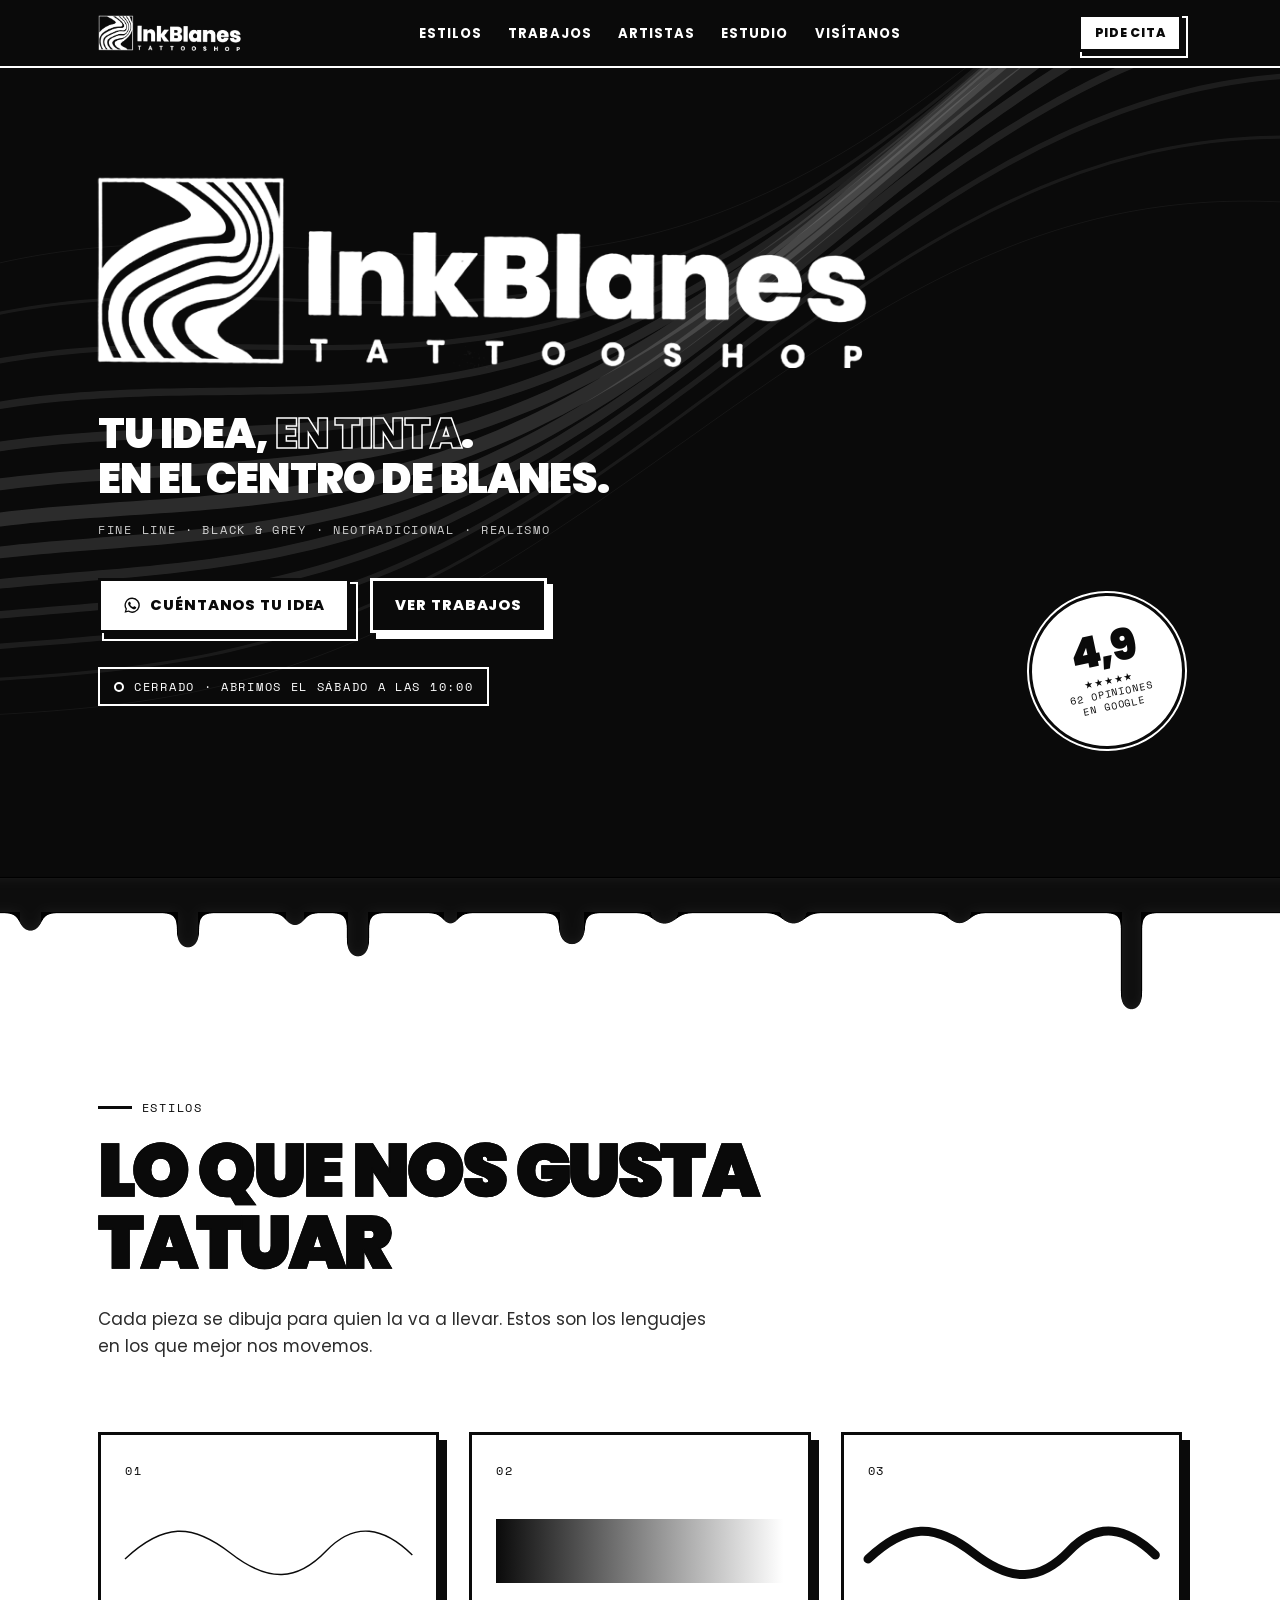
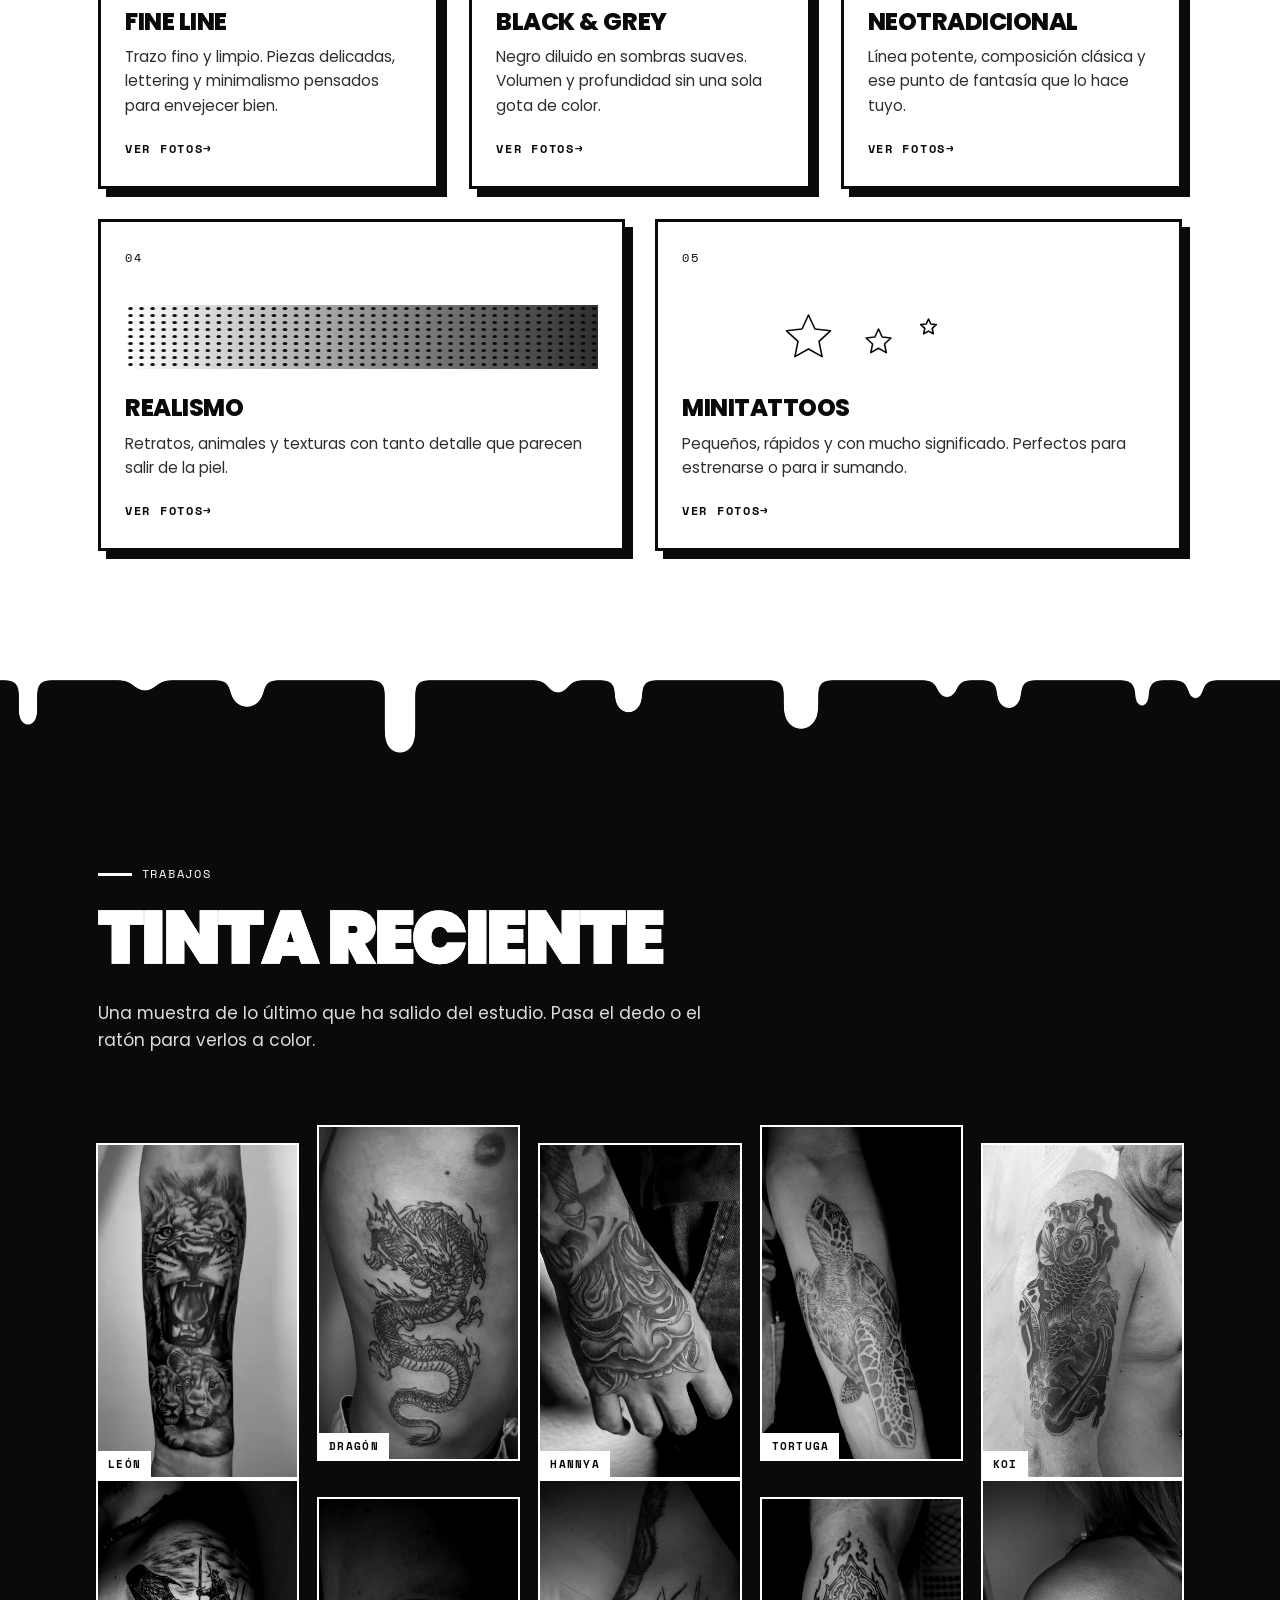
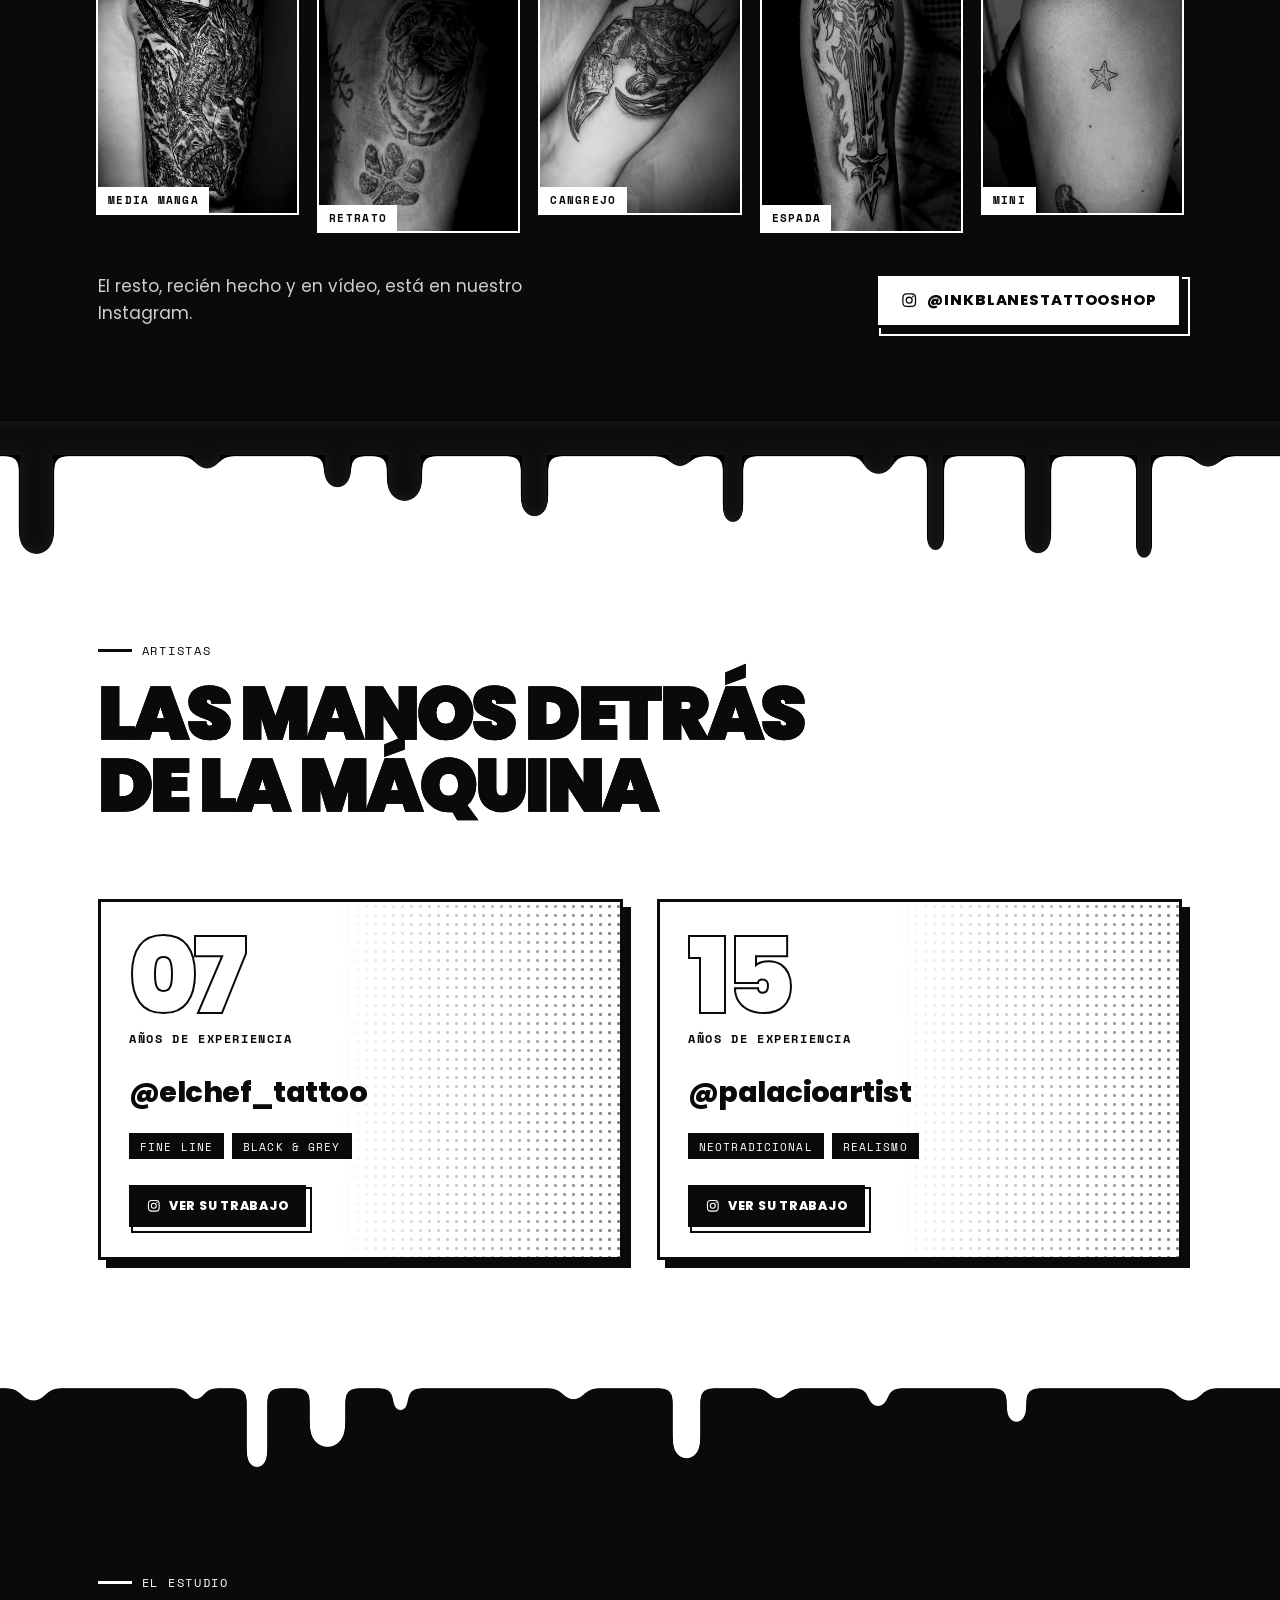
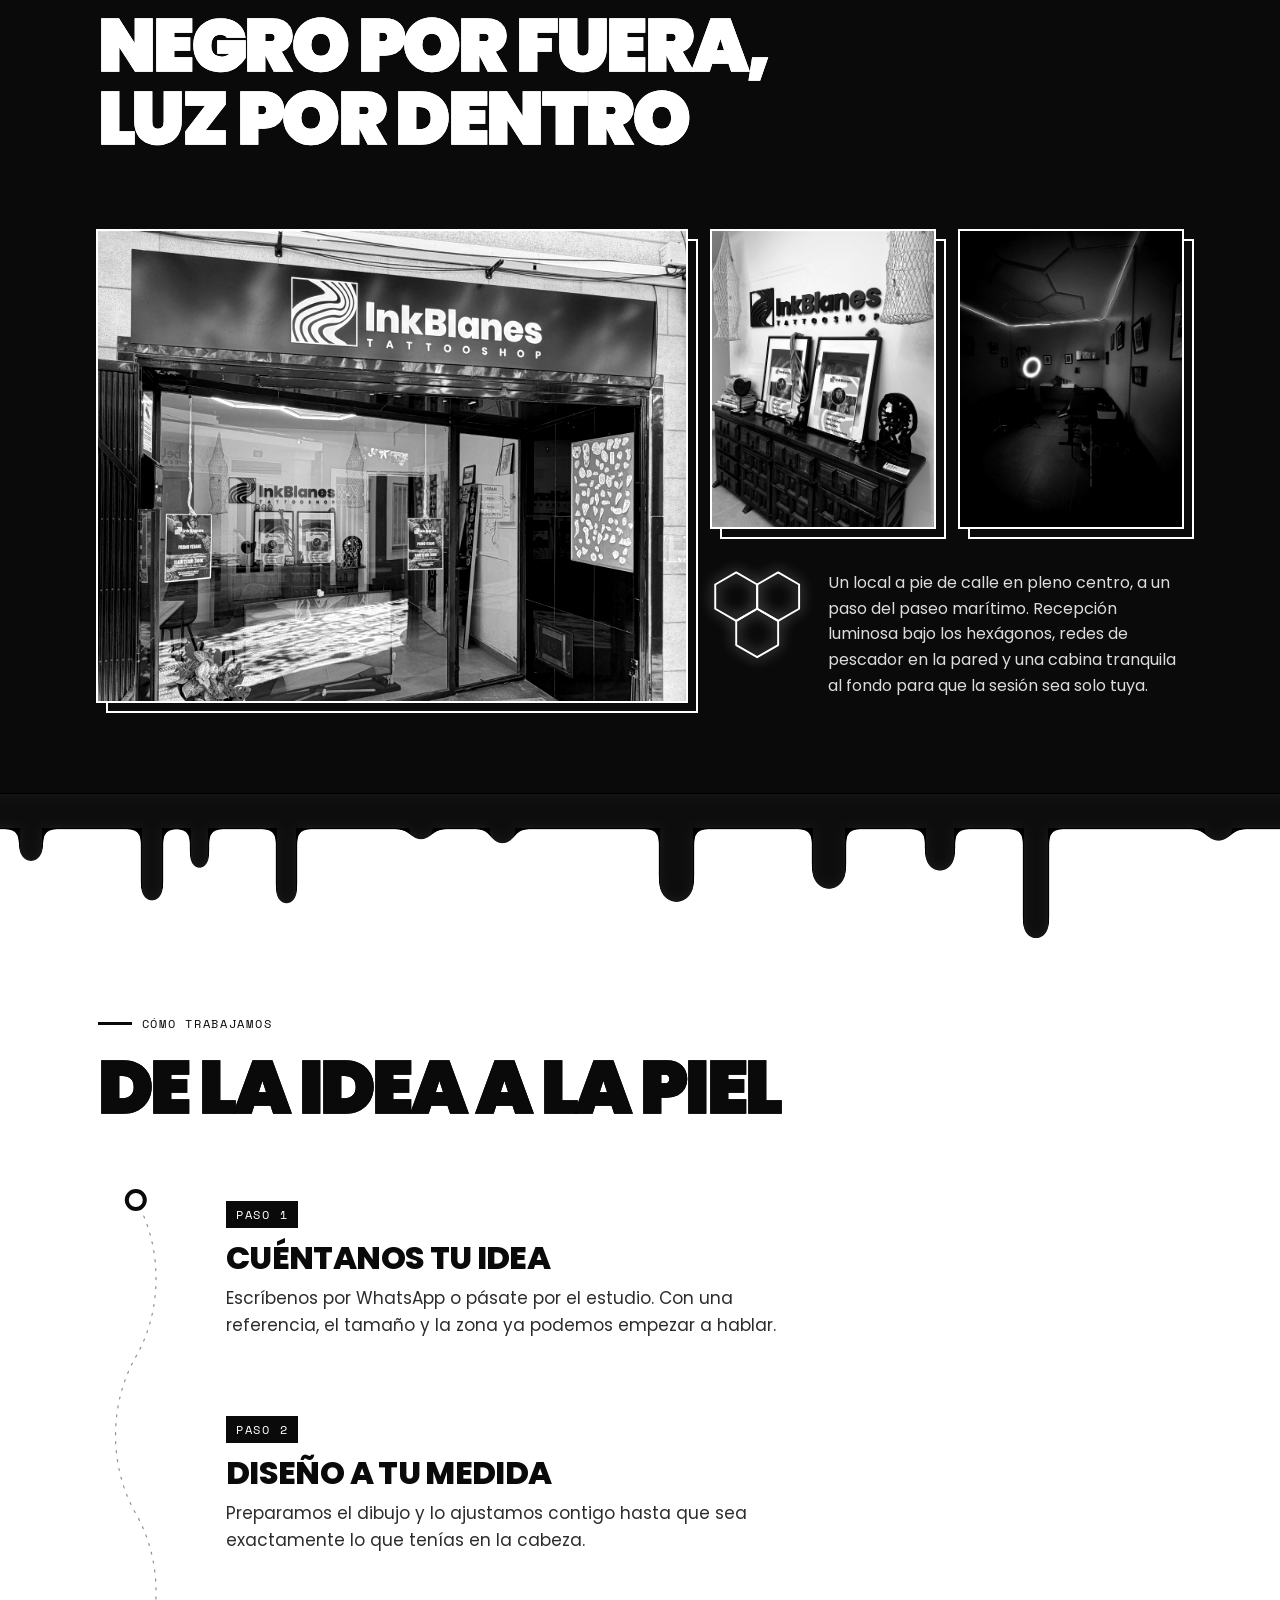
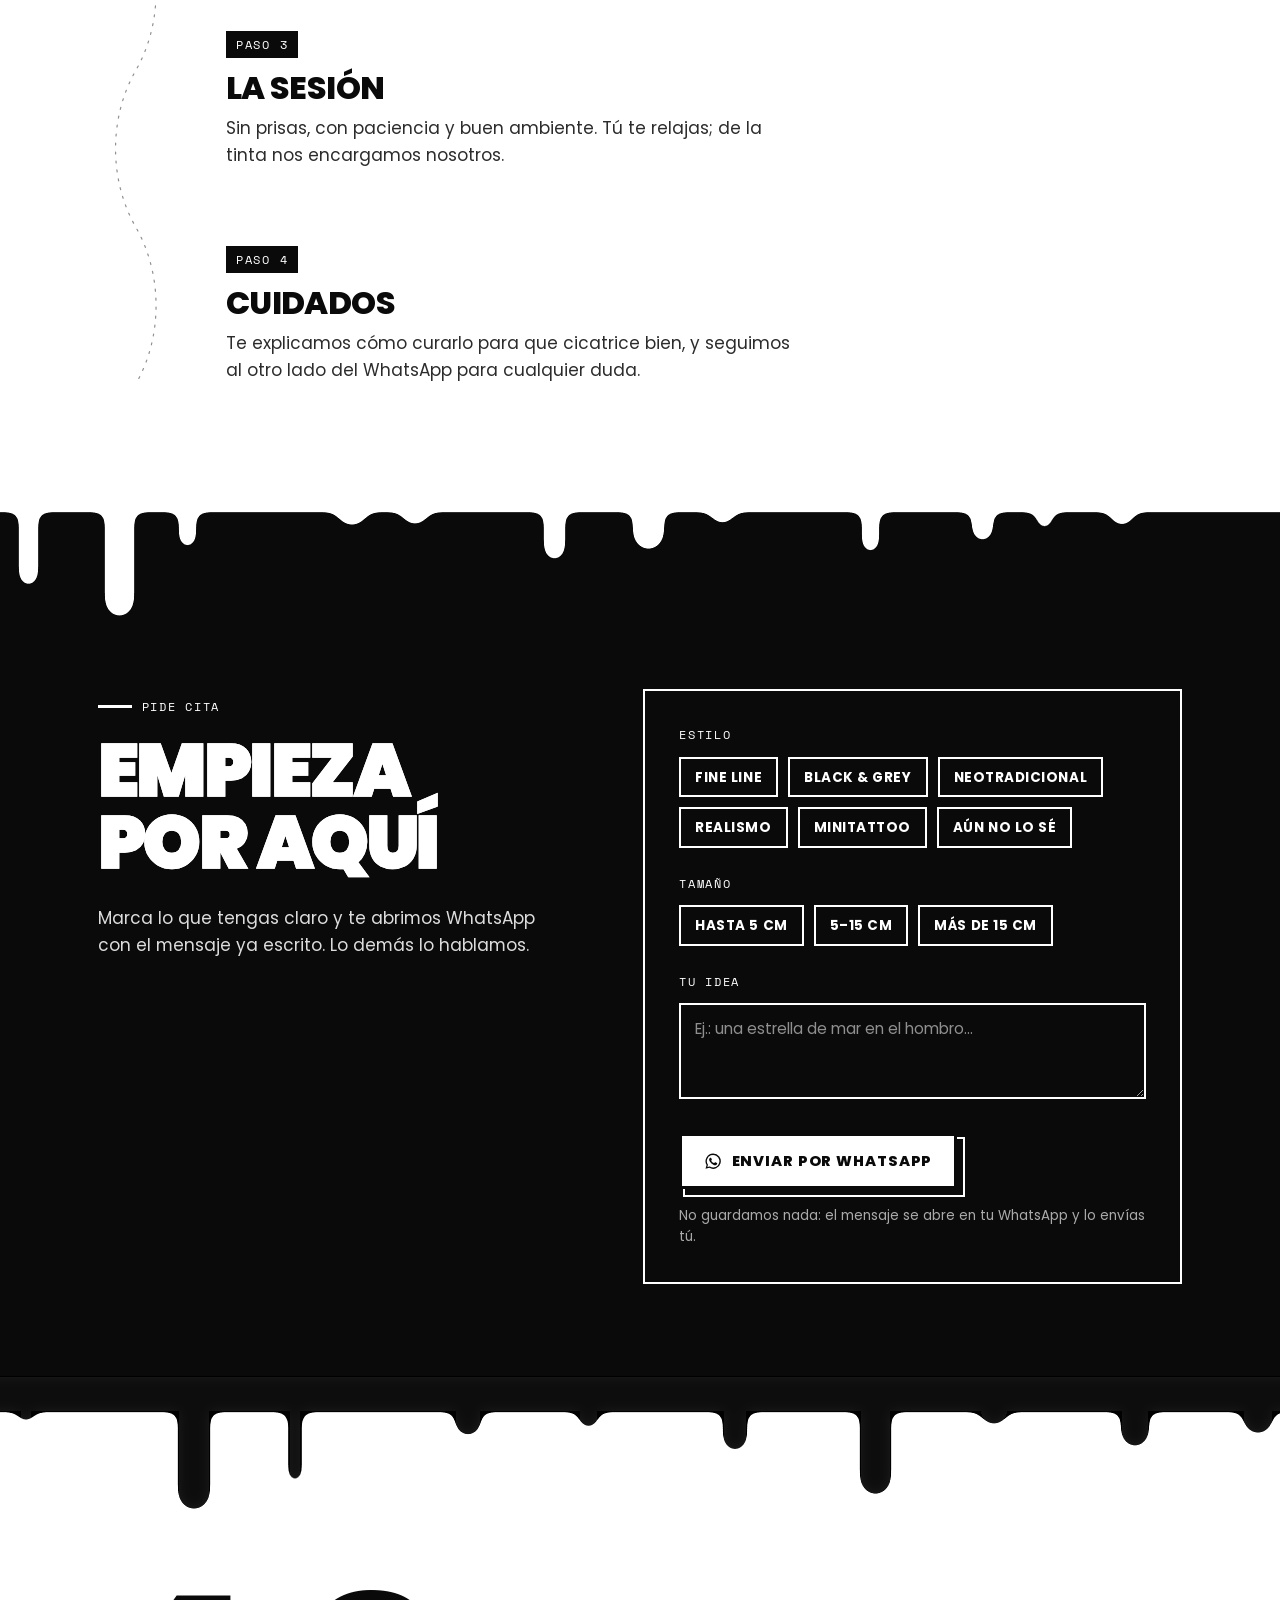
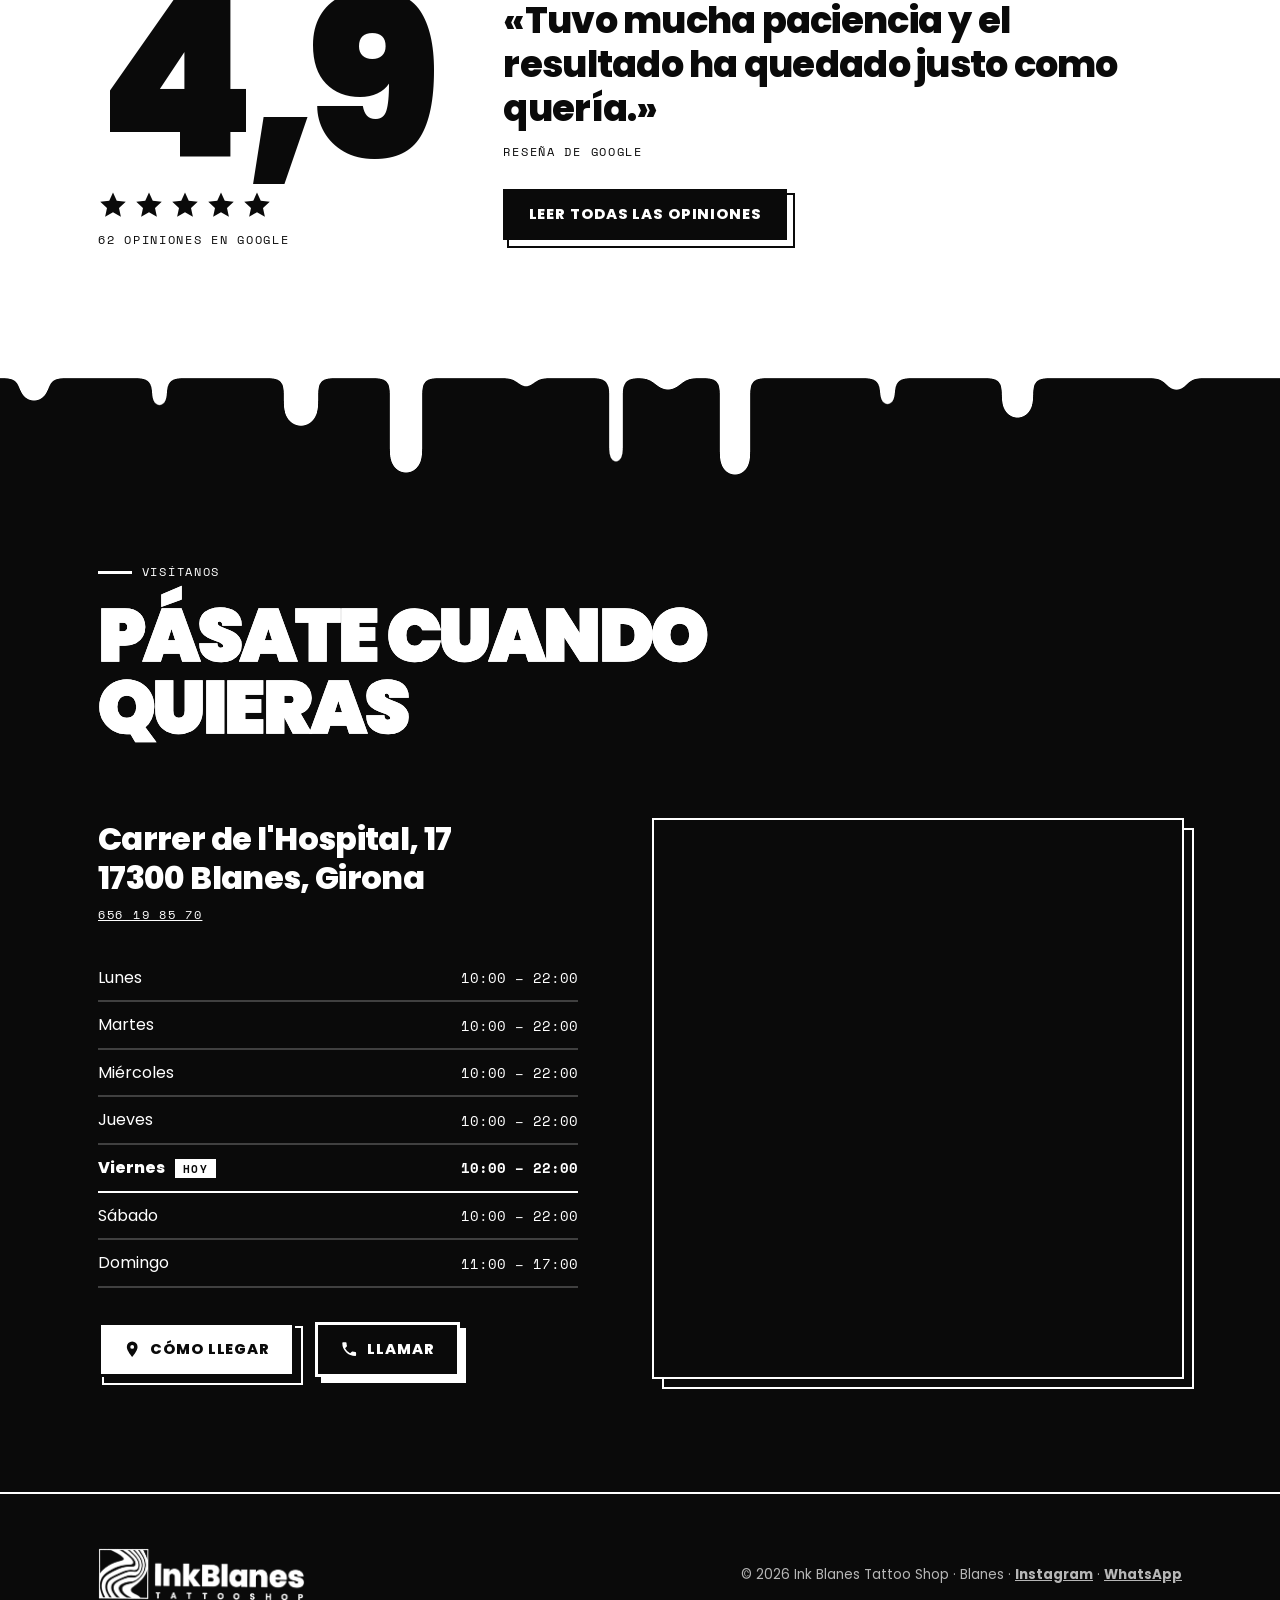
<file: index.html>
<!DOCTYPE html>
<html lang="es">
<head>
<meta charset="utf-8">
<meta name="viewport" content="width=device-width, initial-scale=1">
<title>Ink Blanes Tattoo Shop · Estudio de tatuajes en Blanes</title>
<meta name="description" content="Estudio de tatuajes en el centro de Blanes. Fine line, black and grey, neotradicional y realismo. Carrer de l'Hospital, 17. Pide cita por WhatsApp.">
<meta property="og:title" content="Ink Blanes Tattoo Shop">
<meta property="og:description" content="Fine line · Black and grey · Neotradicional · Realismo. Carrer de l'Hospital, 17, Blanes.">
<meta property="og:image" content="img/fachada.jpg">
<meta name="theme-color" content="#0a0a0a">
<link rel="icon" href="img/favicon.png">
<link rel="apple-touch-icon" href="img/favicon.png">
<link rel="preconnect" href="https://fonts.googleapis.com">
<link rel="preconnect" href="https://fonts.gstatic.com" crossorigin>
<link href="https://fonts.googleapis.com/css2?family=Poppins:wght@400;500;700;800;900&family=Space+Mono:wght@400;700&display=swap" rel="stylesheet">
<link rel="stylesheet" href="estilo.css">
</head>
<body>

<svg width="0" height="0" style="position:absolute" aria-hidden="true">
  <filter id="goo"><feGaussianBlur in="SourceGraphic" stdDeviation="7"/><feColorMatrix values="1 0 0 0 0  0 1 0 0 0  0 0 1 0 0  0 0 0 22 -9"/></filter>
  <symbol id="i-wa" viewBox="0 0 24 24"><path fill="currentColor" d="M12 2a10 10 0 0 0-8.6 15.1L2 22l5-1.3A10 10 0 1 0 12 2Zm0 18.2c-1.5 0-3-.4-4.300-1.200l-.3-.2-3 .8.8-2.900-.2-.3A8.200 8.200 0 1 1 12 20.200Zm4.500-6.100c-.2-.1-1.500-.7-1.700-.8s-.4-.1-.6.100-.6.800-.8 1-.3.200-.5.100a6.700 6.700 0 0 1-3.400-2.900c-.3-.4.300-.4.700-1.400.1-.2 0-.3 0-.500l-.8-1.800c-.2-.5-.4-.4-.6-.4h-.5a1 1 0 0 0-.7.300 2.900 2.900 0 0 0-.9 2.200 5 5 0 0 0 1.100 2.700 11.500 11.500 0 0 0 4.400 3.900c1.600.7 2.300.8 3.100.6a2.600 2.600 0 0 0 1.700-1.200 2.100 2.100 0 0 0 .2-1.200c-.1-.1-.3-.2-.5-.3Z"/></symbol>
  <symbol id="i-pin" viewBox="0 0 24 24"><path fill="currentColor" d="M12 2a7 7 0 0 0-7 7c0 5 7 13 7 13s7-8 7-13a7 7 0 0 0-7-7Zm0 9.500A2.500 2.500 0 1 1 12 6.500a2.500 2.500 0 0 1 0 5Z"/></symbol>
  <symbol id="i-tel" viewBox="0 0 24 24"><path fill="currentColor" d="M6.600 10.800a15.100 15.100 0 0 0 6.600 6.600l2.200-2.200a1 1 0 0 1 1-.2 11.400 11.400 0 0 0 3.600.6 1 1 0 0 1 1 1V20a1 1 0 0 1-1 1A17 17 0 0 1 3 4a1 1 0 0 1 1-1h3.500a1 1 0 0 1 1 1 11.400 11.400 0 0 0 .6 3.600 1 1 0 0 1-.3 1Z"/></symbol>
  <symbol id="i-ig" viewBox="0 0 24 24"><path fill="currentColor" d="M12 7.300A4.700 4.700 0 1 0 12 16.700 4.700 4.700 0 0 0 12 7.300Zm0 7.700a3 3 0 1 1 0-6 3 3 0 0 1 0 6Zm6-7.900a1.100 1.100 0 1 1-2.200 0 1.100 1.100 0 0 1 2.200 0ZM21 8.200a5.400 5.400 0 0 0-1.500-3.800A5.500 5.500 0 0 0 15.800 3C14.300 2.900 9.700 2.900 8.200 3a5.400 5.400 0 0 0-3.800 1.500A5.500 5.500 0 0 0 3 8.200c-.1 1.500-.1 6.100 0 7.600a5.400 5.400 0 0 0 1.500 3.800A5.500 5.500 0 0 0 8.200 21c1.500.1 6.100.1 7.600 0a5.400 5.400 0 0 0 3.800-1.500 5.500 5.500 0 0 0 1.500-3.800c0-1.500 0-6 0-7.500Zm-2 9.100a3.100 3.100 0 0 1-1.700 1.700c-1.200.5-4 .4-5.300.4s-4.100.1-5.300-.4A3.100 3.100 0 0 1 5 17.300c-.5-1.200-.4-4-.4-5.300s-.1-4.100.4-5.300A3.100 3.100 0 0 1 6.700 5c1.200-.5 4-.4 5.300-.4s4.100-.1 5.300.4A3.100 3.100 0 0 1 19 6.700c.5 1.200.4 4 .4 5.300s.1 4.100-.4 5.300Z"/></symbol>
  <symbol id="i-star" viewBox="0 0 24 24"><path d="m12 2 3 6.600 7.200.8-5.400 4.900 1.500 7.100L12 17.800 5.700 21.400l1.500-7.100L1.800 9.400 9 8.600Z"/></symbol>
</svg>

<header class="top">
  <div class="wrap">
    <a class="logo" href="#inicio" aria-label="Ink Blanes Tattoo Shop, inicio"><img src="img/logo-blanco.png" alt="Ink Blanes Tattoo Shop" width="1690" height="422"></a>
    <nav class="nav" aria-label="Secciones">
      <a href="#estilos">Estilos</a><a href="#trabajos">Trabajos</a><a href="#artistas">Artistas</a><a href="#estudio">Estudio</a><a href="#visita">Visítanos</a>
    </nav>
    <span class="dark"><a class="btn btn--sm" href="#cita"><span>Pide cita</span></a></span>
  </div>
</header>

<main>
<!-- ================= HERO ================= -->
<section class="hero dark" id="inicio">
  <canvas id="olas" aria-hidden="true"></canvas>
  <div class="wrap">
    <img class="hero-logo" src="img/logo-blanco.png" alt="Ink Blanes Tattoo Shop" width="1690" height="422">
    <h1>Tu idea, <em>en tinta</em>.<br>En el centro de Blanes.</h1>
    <p class="mono styles">Fine line · Black &amp; grey · Neotradicional · Realismo</p>
    <div class="btns">
      <a class="btn" href="https://wa.me/34656198570?text=Hola%20Ink%20Blanes%2C%20quiero%20pedir%20cita%20para%20un%20tatuaje." target="_blank" rel="noopener"><svg><use href="#i-wa"/></svg><span>Cuéntanos tu idea</span></a>
      <a class="btn btn--ink" href="#trabajos"><span>Ver trabajos</span></a>
    </div>
    <div><p class="estado mono" id="estado"><u></u><span>Carrer de l'Hospital, 17</span></p></div>
    <a class="sello" href="#opiniones" aria-label="4,9 sobre 5 en Google, 62 opiniones">
      <div><strong>4,9</strong><span>★★★★★<br>62 opiniones<br>en Google</span></div>
    </a>
  </div>
</section>

<!-- ================= ESTILOS ================= -->
<section class="light" id="estilos">
  <div class="drips"></div>
  <div class="wrap">
    <div class="head rv">
      <p class="kicker mono">Estilos</p>
      <h2 class="h2">Lo que nos gusta tatuar</h2>
      <p class="lead">Cada pieza se dibuja para quien la va a llevar. Estos son los lenguajes en los que mejor nos movemos.</p>
    </div>
    <div class="cards">
      <a href="fine-line.html" class="card rv">
        <span class="n mono">01</span>
        <svg viewBox="0 0 300 64" preserveAspectRatio="none"><path d="M0 40C40 4 70 4 110 34s70 28 100-2 60-24 90 4" fill="none" stroke="currentColor" stroke-width="1.4" vector-effect="non-scaling-stroke"/></svg>
        <h3>Fine line</h3>
        <p>Trazo fino y limpio. Piezas delicadas, lettering y minimalismo pensados para envejecer bien.</p>
        <span class="go mono">Ver fotos</span>
      </a>
      <a href="black-and-grey.html" class="card rv" style="--rd:.08s">
        <span class="n mono">02</span>
        <svg viewBox="0 0 300 64" preserveAspectRatio="none"><defs><linearGradient id="gw"><stop offset="0" stop-color="currentColor"/><stop offset="1" stop-color="currentColor" stop-opacity="0"/></linearGradient></defs><rect width="300" height="64" fill="url(#gw)"/></svg>
        <h3>Black &amp; grey</h3>
        <p>Negro diluido en sombras suaves. Volumen y profundidad sin una sola gota de color.</p>
        <span class="go mono">Ver fotos</span>
      </a>
      <a href="neotradicional.html" class="card rv" style="--rd:.16s">
        <span class="n mono">03</span>
        <svg viewBox="0 0 300 64" preserveAspectRatio="none"><path d="M0 40C40 4 70 4 110 34s70 28 100-2 60-24 90 4" fill="none" stroke="currentColor" stroke-width="9" stroke-linecap="round" vector-effect="non-scaling-stroke"/></svg>
        <h3>Neotradicional</h3>
        <p>Línea potente, composición clásica y ese punto de fantasía que lo hace tuyo.</p>
        <span class="go mono">Ver fotos</span>
      </a>
      <a href="realismo.html" class="card rv">
        <span class="n mono">04</span>
        <svg viewBox="0 0 300 64" preserveAspectRatio="none"><defs><pattern id="pt" width="7" height="7" patternUnits="userSpaceOnUse"><circle cx="3.500" cy="3.500" r="1.500" fill="currentColor"/></pattern><linearGradient id="gm"><stop offset="0" stop-color="#fff"/><stop offset="1" stop-color="#000"/></linearGradient><mask id="mk"><rect width="300" height="64" fill="url(#gm)"/></mask></defs><rect width="300" height="64" fill="url(#pt)"/><rect width="300" height="64" fill="currentColor" mask="url(#mk)" opacity=".85" transform="scale(-1 1) translate(-300 0)"/></svg>
        <h3>Realismo</h3>
        <p>Retratos, animales y texturas con tanto detalle que parecen salir de la piel.</p>
        <span class="go mono">Ver fotos</span>
      </a>
      <a href="minitattoos.html" class="card rv" style="--rd:.08s">
        <span class="n mono">05</span>
        <svg viewBox="0 0 300 64"><g fill="none" stroke="currentColor" stroke-width="1.600" stroke-linejoin="round"><path d="m40 10 6.500 14 15.500 1.800-11.500 10.600 3.100 15.200L40 44l-13.600 7.600 3.100-15.200L18 25.800 33.500 24Z"/><path d="m110 24 3.700 8 8.800 1-6.500 6 1.800 8.600L110 43.300l-7.700 4.300 1.800-8.600-6.500-6 8.800-1Z"/><path d="m160 14 2.300 5 5.500.6-4.100 3.800 1.100 5.400-4.800-2.700-4.800 2.700 1.100-5.400-4.100-3.800 5.500-.6Z"/></g></svg>
        <h3>Minitattoos</h3>
        <p>Pequeños, rápidos y con mucho significado. Perfectos para estrenarse o para ir sumando.</p>
        <span class="go mono">Ver fotos</span>
      </a>
    </div>
  </div>
</section>

<!-- ================= TRABAJOS ================= -->
<section class="dark" id="trabajos">
  <div class="drips"></div>
  <div class="wrap">
    <div class="head rv">
      <p class="kicker mono">Trabajos</p>
      <h2 class="h2">Tinta reciente</h2>
      <p class="lead">Una muestra de lo último que ha salido del estudio. Pasa el dedo o el ratón para verlos a color.</p>
    </div>
    <div class="flash">
      <figure class="rv"><img src="img/tattoo-leon.jpg" alt="Tatuaje de león y cachorro en el antebrazo" loading="lazy" width="360" height="640"><figcaption>León</figcaption></figure>
      <figure class="rv"><img src="img/tattoo-dragon.jpg" alt="Tatuaje de dragón oriental en el costado" loading="lazy" width="360" height="640"><figcaption>Dragón</figcaption></figure>
      <figure class="rv"><img src="img/tattoo-hannya.jpg" alt="Tatuaje de máscara hannya en la mano" loading="lazy" width="360" height="640"><figcaption>Hannya</figcaption></figure>
      <figure class="rv"><img src="img/tattoo-tortuga.jpg" alt="Tatuaje de tortuga marina en el antebrazo" loading="lazy" width="360" height="640"><figcaption>Tortuga</figcaption></figure>
      <figure class="rv"><img src="img/tattoo-koi.jpg" alt="Tatuaje de carpa koi en el hombro" loading="lazy" width="800" height="1067"><figcaption>Koi</figcaption></figure>
      <figure class="rv"><img src="img/tattoo-samurai.jpg" alt="Media manga en black and grey" loading="lazy" width="360" height="640"><figcaption>Media manga</figcaption></figure>
      <figure class="rv"><img src="img/tattoo-retrato-perro.jpg" alt="Retrato realista de un perro con su huella" loading="lazy" width="360" height="640"><figcaption>Retrato</figcaption></figure>
      <figure class="rv"><img src="img/tattoo-cangrejo.jpg" alt="Tatuaje neotradicional de cangrejo" loading="lazy" width="360" height="640"><figcaption>Cangrejo</figcaption></figure>
      <figure class="rv"><img src="img/tattoo-espada.jpg" alt="Tatuaje de espada ornamental en el antebrazo" loading="lazy" width="360" height="640"><figcaption>Espada</figcaption></figure>
      <figure class="rv"><img src="img/tattoo-estrella.jpg" alt="Minitattoo de estrella de mar en el hombro" loading="lazy" width="360" height="640"><figcaption>Mini</figcaption></figure>
    </div>
    <div class="after rv">
      <p>El resto, recién hecho y en vídeo, está en nuestro Instagram.</p>
      <a class="btn" href="https://www.instagram.com/inkblanestattooshop/" target="_blank" rel="noopener"><svg><use href="#i-ig"/></svg><span>@inkblanestattooshop</span></a>
    </div>
  </div>
</section>

<!-- ================= ARTISTAS ================= -->
<section class="light" id="artistas">
  <div class="drips"></div>
  <div class="wrap">
    <div class="head rv">
      <p class="kicker mono">Artistas</p>
      <h2 class="h2">Las manos detrás de la máquina</h2>
    </div>
    <div class="artists">
      <article class="artist rv">
        <div class="dots"></div>
        <p class="yrs">07<small>años de experiencia</small></p>
        <h3>@elchef_tattoo</h3>
        <ul class="tags"><li>Fine line</li><li>Black &amp; grey</li></ul>
        <a class="btn btn--ink btn--sm" href="https://www.instagram.com/elchef_tattoo/" target="_blank" rel="noopener"><svg><use href="#i-ig"/></svg><span>Ver su trabajo</span></a>
      </article>
      <article class="artist rv" style="--rd:.1s">
        <div class="dots"></div>
        <p class="yrs">15<small>años de experiencia</small></p>
        <h3>@palacioartist</h3>
        <ul class="tags"><li>Neotradicional</li><li>Realismo</li></ul>
        <a class="btn btn--ink btn--sm" href="https://www.instagram.com/palacioartist/" target="_blank" rel="noopener"><svg><use href="#i-ig"/></svg><span>Ver su trabajo</span></a>
      </article>
    </div>
  </div>
</section>

<!-- ================= ESTUDIO ================= -->
<section class="dark" id="estudio">
  <div class="drips"></div>
  <div class="wrap">
    <div class="head rv">
      <p class="kicker mono">El estudio</p>
      <h2 class="h2">Negro por fuera, luz por dentro</h2>
    </div>
    <div class="studio">
      <figure class="big rv"><img src="img/fachada.jpg" alt="Fachada negra de Ink Blanes Tattoo Shop en el Carrer de l'Hospital" loading="lazy" width="1500" height="1200"></figure>
      <div class="col">
        <figure class="rv"><img src="img/recepcion.jpg" alt="Recepción del estudio con el logotipo en la pared" loading="lazy" width="1000" height="1333"></figure>
        <figure class="rv" style="--rd:.1s"><img src="img/cabina.jpg" alt="Cabina de tatuaje con luz de neón" loading="lazy" width="1000" height="1333"></figure>
      </div>
      <div class="txt rv">
        <svg class="hex" viewBox="0 0 190 185" aria-hidden="true"><polygon points="50,5 93.300,30 93.300,80 50,105 6.700,80 6.700,30"/><polygon points="136.600,5 179.900,30 179.900,80 136.600,105 93.300,80 93.300,30"/><polygon points="93.300,80 136.600,105 136.600,155 93.300,180 50,155 50,105"/></svg>
        <p class="lead" style="margin:0">Un local a pie de calle en pleno centro, a un paso del paseo marítimo. Recepción luminosa bajo los hexágonos, redes de pescador en la pared y una cabina tranquila al fondo para que la sesión sea solo tuya.</p>
      </div>
    </div>
  </div>
</section>

<!-- ================= PROCESO ================= -->
<section class="light" id="proceso">
  <div class="drips"></div>
  <div class="wrap">
    <div class="head rv">
      <p class="kicker mono">Cómo trabajamos</p>
      <h2 class="h2">De la idea a la piel</h2>
    </div>
    <div class="steps" id="steps">
      <svg class="needle" aria-hidden="true"><path class="ghost"/><path class="line"/><circle r="9"/></svg>
      <div class="step rv"><span class="n mono">Paso 1</span><h3>Cuéntanos tu idea</h3><p>Escríbenos por WhatsApp o pásate por el estudio. Con una referencia, el tamaño y la zona ya podemos empezar a hablar.</p></div>
      <div class="step rv"><span class="n mono">Paso 2</span><h3>Diseño a tu medida</h3><p>Preparamos el dibujo y lo ajustamos contigo hasta que sea exactamente lo que tenías en la cabeza.</p></div>
      <div class="step rv"><span class="n mono">Paso 3</span><h3>La sesión</h3><p>Sin prisas, con paciencia y buen ambiente. Tú te relajas; de la tinta nos encargamos nosotros.</p></div>
      <div class="step rv"><span class="n mono">Paso 4</span><h3>Cuidados</h3><p>Te explicamos cómo curarlo para que cicatrice bien, y seguimos al otro lado del WhatsApp para cualquier duda.</p></div>
    </div>
  </div>
</section>

<!-- ================= CITA ================= -->
<section class="dark" id="cita">
  <div class="drips"></div>
  <div class="wrap cita">
    <div class="rv">
      <p class="kicker mono">Pide cita</p>
      <h2 class="h2">Empieza por aquí</h2>
      <p class="lead">Marca lo que tengas claro y te abrimos WhatsApp con el mensaje ya escrito. Lo demás lo hablamos.</p>
    </div>
    <form class="form rv" id="idea">
      <fieldset><legend class="mono">Estilo</legend><div class="chips">
        <label><input type="radio" name="estilo" value="Fine line"><span>Fine line</span></label>
        <label><input type="radio" name="estilo" value="Black &amp; grey"><span>Black &amp; grey</span></label>
        <label><input type="radio" name="estilo" value="Neotradicional"><span>Neotradicional</span></label>
        <label><input type="radio" name="estilo" value="Realismo"><span>Realismo</span></label>
        <label><input type="radio" name="estilo" value="Minitattoo"><span>Minitattoo</span></label>
        <label><input type="radio" name="estilo" value="No lo tengo claro"><span>Aún no lo sé</span></label>
      </div></fieldset>
      <fieldset><legend class="mono">Tamaño</legend><div class="chips">
        <label><input type="radio" name="tam" value="pequeño (hasta 5 cm)"><span>Hasta 5 cm</span></label>
        <label><input type="radio" name="tam" value="mediano (5–15 cm)"><span>5–15 cm</span></label>
        <label><input type="radio" name="tam" value="grande (más de 15 cm)"><span>Más de 15 cm</span></label>
      </div></fieldset>
      <fieldset><legend class="mono"><label for="txt">Tu idea</label></legend>
        <textarea id="txt" name="txt" placeholder="Ej.: una estrella de mar en el hombro…"></textarea>
      </fieldset>
      <button class="btn" type="submit"><svg><use href="#i-wa"/></svg><span>Enviar por WhatsApp</span></button>
      <p class="note">No guardamos nada: el mensaje se abre en tu WhatsApp y lo envías tú.</p>
    </form>
  </div>
</section>

<!-- ================= OPINIONES ================= -->
<section class="light" id="opiniones">
  <div class="drips"></div>
  <div class="wrap rating">
    <div class="rv">
      <p class="score" aria-label="4,9 sobre 5">4,9</p>
      <div class="stars" aria-hidden="true"><svg><use href="#i-star"/></svg><svg><use href="#i-star"/></svg><svg><use href="#i-star"/></svg><svg><use href="#i-star"/></svg><svg><use href="#i-star"/></svg></div>
      <p class="mono">62 opiniones en Google</p>
    </div>
    <div class="rv" style="--rd:.12s">
      <blockquote>«Tuvo mucha paciencia y el resultado ha quedado justo como quería.»<footer class="mono">Reseña de Google</footer></blockquote>
      <a class="btn btn--ink" href="https://www.google.com/maps/place/INK+BLANES+TATOO+SHOP/@41.6738506,2.7908626,17z/data=!4m6!3m5!1s0x12bb17a83f5b8b33:0x62ae29ce5aa3ae1e!8m2!3d41.6738506!4d2.7908626!16s%2Fg%2F11zg3vf7gw" target="_blank" rel="noopener"><span>Leer todas las opiniones</span></a>
    </div>
  </div>
</section>

<!-- ================= VISITA ================= -->
<section class="dark" id="visita">
  <div class="drips"></div>
  <div class="wrap">
    <div class="head rv">
      <p class="kicker mono">Visítanos</p>
      <h2 class="h2">Pásate cuando quieras</h2>
    </div>
    <div class="visit">
      <div class="rv">
        <p class="addr">Carrer de l'Hospital, 17<br>17300 Blanes, Girona</p>
        <p class="mono" style="margin-bottom:30px"><a href="tel:+34656198570">656 19 85 70</a></p>
        <table class="hours" id="horario">
          <caption class="sr">Horario</caption>
          <tr data-d="1"><td>Lunes</td><td>10:00 – 22:00</td></tr>
          <tr data-d="2"><td>Martes</td><td>10:00 – 22:00</td></tr>
          <tr data-d="3"><td>Miércoles</td><td>10:00 – 22:00</td></tr>
          <tr data-d="4"><td>Jueves</td><td>10:00 – 22:00</td></tr>
          <tr data-d="5"><td>Viernes</td><td>10:00 – 22:00</td></tr>
          <tr data-d="6"><td>Sábado</td><td>10:00 – 22:00</td></tr>
          <tr data-d="0"><td>Domingo</td><td>11:00 – 17:00</td></tr>
        </table>
        <div class="btns">
          <a class="btn" href="https://www.google.com/maps/dir/?api=1&destination=INK+BLANES+TATOO+SHOP%2C+Carrer+de+l%27Hospital+17%2C+Blanes" target="_blank" rel="noopener"><svg><use href="#i-pin"/></svg><span>Cómo llegar</span></a>
          <a class="btn btn--ink" href="tel:+34656198570"><svg><use href="#i-tel"/></svg><span>Llamar</span></a>
        </div>
      </div>
      <div class="map rv" style="--rd:.1s">
        <iframe title="Mapa: Ink Blanes Tattoo Shop, Carrer de l'Hospital 17, Blanes" loading="lazy" referrerpolicy="no-referrer-when-downgrade" src="https://www.google.com/maps?q=INK+BLANES+TATOO+SHOP,+Carrer+de+l'Hospital+17,+Blanes&z=17&output=embed"></iframe>
      </div>
    </div>
  </div>
</section>
</main>

<footer class="end dark">
  <div class="wrap">
    <img src="img/logo-blanco.png" alt="Ink Blanes Tattoo Shop" width="1690" height="422" loading="lazy">
    <p>© 2026 Ink Blanes Tattoo Shop · Blanes · <a href="https://www.instagram.com/inkblanestattooshop/" target="_blank" rel="noopener">Instagram</a> · <a href="https://wa.me/34656198570" target="_blank" rel="noopener">WhatsApp</a></p>
  </div>
</footer>

<nav class="dock" aria-label="Accesos rápidos">
  <a href="#cita"><svg><use href="#i-wa"/></svg>Pide cita</a>
  <a href="tel:+34656198570"><svg><use href="#i-tel"/></svg>Llamar</a>
  <a href="#visita"><svg><use href="#i-pin"/></svg>Mapa</a>
</nav>

<script src="main.js"></script>
</body>
</html>
</file>
<file: estilo.css>
:root{
  --ink:#0a0a0a; --paper:#fff; --mid:#8d8d8d;
  --wrap:1180px; --pad:clamp(18px,4.5vw,48px);
  --sh:6px;
}
*,*::before,*::after{box-sizing:border-box}
html{scroll-behavior:smooth;scroll-padding-top:76px;-webkit-text-size-adjust:100%}
body{margin:0;font-family:Poppins,system-ui,sans-serif;font-size:17px;line-height:1.6;background:var(--ink);color:var(--paper);overflow-x:clip}
img{max-width:100%;height:auto;display:block}
a{color:inherit}
h1,h2,h3,p{margin:0}
.mono{font-family:"Space Mono",ui-monospace,monospace;font-size:.76rem;letter-spacing:.14em;text-transform:uppercase}
.wrap{max-width:var(--wrap);margin:0 auto;padding:0 var(--pad)}
.sr{position:absolute;width:1px;height:1px;overflow:hidden;clip:rect(0 0 0 0)}

/* ---------- superficies ---------- */
.dark{background:var(--ink);color:var(--paper);--fg:var(--paper);--bg:var(--ink)}
.light{background:var(--paper);color:var(--ink);--fg:var(--ink);--bg:var(--paper)}
section{position:relative;padding:clamp(120px,15vw,190px) 0 clamp(70px,9vw,120px)}

/* ---------- botones: pegatina con sombra dura + tinta que sube ---------- */
.btn{
  --b-bg:var(--paper);--b-fg:var(--ink);--b-fill:var(--ink);--b-fg-h:var(--paper);--b-bd:var(--ink);--b-bd-h:var(--ink);
  position:relative;display:inline-flex;align-items:center;gap:.6em;overflow:hidden;isolation:isolate;
  font:800 .92rem/1 Poppins,sans-serif;letter-spacing:.06em;text-transform:uppercase;text-decoration:none;
  padding:1.05em 1.5em;border:3px solid var(--b-bd);background:var(--b-bg);color:var(--b-fg);cursor:pointer;
  box-shadow:var(--sh) var(--sh) 0 0 var(--ink);
  transition:transform .16s ease,box-shadow .16s ease,color .25s ease .08s,border-color .25s ease;
}
.btn::before{
  content:"";position:absolute;z-index:-1;left:50%;top:100%;width:170%;aspect-ratio:1;border-radius:41%;
  background:var(--b-fill);transform:translate(-50%,0) rotate(0deg);
  transition:top .55s cubic-bezier(.3,.7,.2,1),transform .9s cubic-bezier(.3,.7,.2,1);
}
.btn:hover,.btn:focus-visible{transform:translate(3px,3px);color:var(--b-fg-h);border-color:var(--b-bd-h);box-shadow:3px 3px 0 0 var(--ink)}
.btn:hover::before,.btn:focus-visible::before{top:50%;transform:translate(-50%,-50%) rotate(150deg)}
.btn:active{transform:translate(var(--sh),var(--sh));box-shadow:0 0 0 0 var(--ink)!important}
.btn:focus-visible{outline:3px dashed var(--mid);outline-offset:6px}
.btn svg{width:1.25em;height:1.25em;flex:none}
/* sobre negro: botón blanco, contorno negro y sombra hueca blanca */
.dark .btn{--b-bd-h:var(--paper);box-shadow:var(--sh) var(--sh) 0 0 var(--ink),var(--sh) var(--sh) 0 2px var(--paper)}
.dark .btn:hover,.dark .btn:focus-visible{box-shadow:3px 3px 0 0 var(--ink),3px 3px 0 2px var(--paper)}
/* variante tinta (negra) para superficies blancas */
.btn--ink{--b-bg:var(--ink);--b-fg:var(--paper);--b-fill:var(--paper);--b-fg-h:var(--ink)}
.light .btn--ink{box-shadow:var(--sh) var(--sh) 0 0 var(--paper),var(--sh) var(--sh) 0 2px var(--ink)}
.light .btn--ink:hover,.light .btn--ink:focus-visible{box-shadow:3px 3px 0 0 var(--paper),3px 3px 0 2px var(--ink)}
.dark .btn--ink{--b-bd:var(--paper);--b-bd-h:var(--paper);box-shadow:var(--sh) var(--sh) 0 0 var(--paper)}
.dark .btn--ink:hover,.dark .btn--ink:focus-visible{box-shadow:3px 3px 0 0 var(--paper)}
.btn--sm{padding:.8em 1.1em;font-size:.78rem;--sh:4px}
.btns{display:flex;flex-wrap:wrap;gap:22px 20px}

/* ---------- goteo de tinta entre secciones ---------- */
.drips{position:absolute;left:0;right:0;top:-2px;height:150px;pointer-events:none;z-index:2}
.drips div{position:absolute;inset:0;filter:url(#goo)}
.drips b{position:absolute;left:-30px;right:-30px;top:-20px;height:34px;background:var(--dc)}
.drips span{position:absolute;top:0;width:var(--w);height:var(--h);background:var(--dc);border-radius:0 0 99px 99px;
  transform-origin:top;transform:scaleY(.08);transition:transform 1.6s cubic-bezier(.25,.8,.3,1) var(--d)}
.drips.in span{transform:scaleY(1)}
/* las gotas van fuera del filtro: solo transform/opacity */
.drips i{position:absolute;width:var(--w);height:var(--w);margin-top:calc(var(--w) * -1);border-radius:50%;background:var(--dc);opacity:0;will-change:transform,opacity}
.drips.live i{animation:gota 6s cubic-bezier(.6,0,.9,.5) var(--gd) infinite}
@keyframes gota{0%{transform:translateY(-4px) scale(.5);opacity:0}6%{opacity:1}22%{transform:translateY(2px) scale(.8);opacity:1}55%{transform:translateY(90px) scale(.75);opacity:1}62%,100%{transform:translateY(112px) scale(.25);opacity:0}}
.light>.drips{--dc:var(--ink)} .dark>.drips{--dc:var(--paper)}

/* ---------- títulos: del stencil al relleno ---------- */
.kicker{display:inline-flex;align-items:center;gap:.8em;margin-bottom:18px}
.kicker::before{content:"";width:34px;height:3px;background:currentColor}
.h2{font-weight:900;font-size:clamp(2.3rem,6.4vw,4.6rem);line-height:.98;letter-spacing:-.035em;text-transform:uppercase;
  color:transparent;-webkit-text-stroke:1.5px var(--fg);
  background:linear-gradient(var(--fg),var(--fg)) no-repeat 0 0/0% 100%;-webkit-background-clip:text;background-clip:text;
  transition:background-size 1.3s cubic-bezier(.5,0,.2,1) .15s;max-width:15ch;padding:.2em .05em .06em 0;margin-top:-.2em}
.in .h2,.h2.in{background-size:100% 100%}
.lead{max-width:56ch;margin-top:22px;font-size:1.06rem;opacity:.86}
.head{margin-bottom:clamp(40px,6vw,72px)}
.rv{opacity:0;transform:translateY(26px);transition:opacity .7s ease,transform .7s cubic-bezier(.2,.7,.2,1);transition-delay:var(--rd,0s)}
.rv.in{opacity:1;transform:none}

/* ---------- cabecera ---------- */
.top{position:fixed;inset:0 0 auto 0;z-index:50;background:var(--ink);border-bottom:2px solid var(--paper)}
.top .wrap{display:flex;align-items:center;justify-content:space-between;height:66px;gap:20px}
.top .logo img{height:36px;width:auto}
.nav{display:flex;gap:26px;font-weight:700;font-size:.82rem;letter-spacing:.08em;text-transform:uppercase}
.nav a{text-decoration:none;position:relative;padding:6px 0}
.nav a::after{content:"";position:absolute;left:0;right:0;bottom:0;height:3px;background:var(--paper);transform:scaleX(0);transform-origin:left;transition:transform .3s}
.nav a:hover::after{transform:scaleX(1)}

/* ---------- hero ---------- */
.hero{min-height:100svh;display:flex;align-items:center;padding:110px 0 130px;overflow:hidden}
.hero canvas{position:absolute;inset:0;width:100%;height:100%}
.hero .wrap{position:relative;width:100%}
.hero-logo{width:min(780px,100%);height:auto;margin-left:-.4%}
.hero h1{font-weight:900;font-size:clamp(1.5rem,3.6vw,2.6rem);line-height:1.08;letter-spacing:-.02em;text-transform:uppercase;margin-top:clamp(28px,4vw,44px);max-width:20ch}
.hero h1 em{font-style:normal;color:transparent;-webkit-text-stroke:1.5px var(--paper)}
.hero .styles{margin:18px 0 38px;opacity:.8}
.estado{display:inline-flex;align-items:center;gap:10px;margin-top:34px;padding:8px 14px;border:2px solid var(--paper)}
.estado u{width:10px;height:10px;border-radius:50%;background:var(--paper);text-decoration:none}
.estado.cerrado u{background:transparent;border:2px solid var(--paper)}
.estado.abierto u{animation:lat 1.8s ease-in-out infinite}
@keyframes lat{50%{transform:scale(.45)}}
.sello{position:absolute;right:var(--pad);bottom:-40px;width:150px;height:150px;transform:rotate(-12deg);background:var(--paper);color:var(--ink);border-radius:50%;
  display:grid;place-items:center;text-align:center;text-decoration:none;box-shadow:0 0 0 3px var(--ink),0 0 0 5px var(--paper);transition:transform .4s cubic-bezier(.3,1.6,.5,1)}
.sello:hover{transform:rotate(4deg) scale(1.06)}
.sello strong{display:block;font-weight:900;font-size:2.7rem;line-height:1;letter-spacing:-.04em}
.sello span{display:block;font-family:"Space Mono",monospace;font-size:.62rem;letter-spacing:.1em;text-transform:uppercase;line-height:1.35;margin-top:2px}

/* ---------- estilos ---------- */
.cards{display:grid;grid-template-columns:repeat(6,1fr);gap:30px}
.card{grid-column:span 2;position:relative;border:3px solid var(--ink);background:var(--paper);padding:26px 24px 28px;box-shadow:8px 8px 0 var(--ink);overflow:hidden;isolation:isolate;
  transition:transform .2s,box-shadow .2s,color .3s .1s}
.card:nth-child(4),.card:nth-child(5){grid-column:span 3}
.card::before{content:"";position:absolute;z-index:-1;left:50%;top:100%;width:190%;aspect-ratio:1;border-radius:43%;background:var(--ink);transform:translate(-50%,0);transition:top .7s cubic-bezier(.3,.7,.2,1),transform 1.1s}
.card:hover{transform:translate(4px,4px);box-shadow:4px 4px 0 var(--ink);color:var(--paper)}
.card:hover::before{top:50%;transform:translate(-50%,-50%) rotate(120deg)}
.card .n{display:block;margin-bottom:38px}
.card svg{display:block;width:100%;height:64px;margin-bottom:26px;overflow:visible}
.card svg *{transition:stroke .3s .1s,fill .3s .1s}
.card h3{font-weight:800;font-size:1.5rem;letter-spacing:-.02em;text-transform:uppercase;line-height:1.1}
.card p{margin-top:10px;font-size:.96rem;opacity:.85}

/* ---------- trabajos ---------- */
.flash{display:grid;grid-template-columns:repeat(5,1fr);gap:22px}
.flash figure{margin:0;position:relative;background:#151515;box-shadow:0 0 0 2px var(--paper);overflow:hidden}
.flash img{width:100%;aspect-ratio:9/15;object-fit:cover;filter:grayscale(1) contrast(1.12);transition:filter .5s,transform .7s cubic-bezier(.2,.7,.2,1)}
.flash figure:hover img{filter:none;transform:scale(1.05)}
.flash figcaption{position:absolute;left:0;bottom:0;background:var(--paper);color:var(--ink);padding:5px 10px 4px;font-family:"Space Mono",monospace;font-size:.66rem;letter-spacing:.12em;text-transform:uppercase;font-weight:700}
.flash figure:nth-child(odd){transform:translateY(18px)}
.after{margin-top:60px;display:flex;flex-wrap:wrap;align-items:center;justify-content:space-between;gap:24px}
.after p{max-width:44ch;opacity:.8}

/* ---------- artistas ---------- */
.artists{display:grid;grid-template-columns:1fr 1fr;gap:34px}
.artist{position:relative;border:3px solid var(--ink);padding:30px 28px 30px;box-shadow:8px 8px 0 var(--ink);background:var(--paper)}
.artist .dots{position:absolute;right:0;top:0;width:55%;height:100%;background-image:radial-gradient(var(--ink) 1.3px,transparent 1.7px);background-size:9px 9px;
  -webkit-mask-image:linear-gradient(to left,#000,transparent);mask-image:linear-gradient(to left,#000,transparent);opacity:.5;pointer-events:none}
.artist .yrs{font-weight:900;font-size:clamp(4rem,9vw,6.6rem);line-height:.85;letter-spacing:-.05em;color:transparent;-webkit-text-stroke:2px var(--ink)}
.artist .yrs small{display:block;font-family:"Space Mono",monospace;font-size:.72rem;letter-spacing:.14em;color:var(--ink);-webkit-text-stroke:0;font-weight:700;margin-top:12px;text-transform:uppercase}
.artist h3{font-weight:800;font-size:clamp(1.3rem,2.6vw,1.8rem);letter-spacing:-.02em;margin:26px 0 12px;word-break:break-word}
.tags{display:flex;flex-wrap:wrap;gap:8px;margin-bottom:26px;padding:0;list-style:none}
.tags li{background:var(--ink);color:var(--paper);padding:5px 11px 4px;font-family:"Space Mono",monospace;font-size:.7rem;letter-spacing:.1em;text-transform:uppercase}
.artist>*{position:relative}

/* ---------- estudio ---------- */
.studio{display:grid;grid-template-columns:1.25fr 1fr;gap:26px;align-items:start}
.studio figure{margin:0;position:relative;box-shadow:0 0 0 2px var(--paper),10px 10px 0 0 var(--ink),10px 10px 0 2px var(--paper)}
.studio img{width:100%;height:100%;object-fit:cover;filter:grayscale(1) contrast(1.08);transition:filter .6s}
.studio figure:hover img{filter:none}
.studio .big{grid-row:span 2;aspect-ratio:5/4}
.studio .col{display:grid;grid-template-columns:1fr 1fr;gap:26px}
.studio .col figure{aspect-ratio:3/4}
.studio .txt{display:flex;gap:24px;align-items:flex-start;margin-top:14px}
.studio .txt .lead{font-size:1rem}
.hex{width:92px;flex:none;filter:drop-shadow(0 0 7px rgba(255,255,255,.75))}
.hex polygon{fill:none;stroke:var(--paper);stroke-width:4;stroke-linejoin:round}

/* ---------- proceso ---------- */
.steps{position:relative;padding-left:clamp(64px,10vw,130px);display:grid;gap:clamp(44px,6vw,76px);max-width:820px}
.needle{position:absolute;left:0;top:0;height:100%;width:clamp(56px,8vw,90px);overflow:visible}
.needle path{fill:none;stroke-linecap:round}
.needle .ghost{stroke:var(--ink);stroke-width:1.2;stroke-dasharray:2 7;opacity:.45}
.needle .line{stroke:var(--ink);stroke-width:5}
.needle circle{fill:var(--paper);stroke:var(--ink);stroke-width:4}
.step .n{display:inline-block;background:var(--ink);color:var(--paper);padding:4px 10px 3px;margin-bottom:12px}
.step h3{font-weight:800;font-size:clamp(1.4rem,3vw,2rem);text-transform:uppercase;letter-spacing:-.02em;line-height:1.1}
.step p{margin-top:10px;max-width:52ch;opacity:.86}

/* ---------- cita ---------- */
.cita{display:grid;grid-template-columns:1fr 1.15fr;gap:clamp(34px,6vw,80px);align-items:start}
.form{border:2px solid var(--paper);padding:clamp(20px,3vw,34px)}
.form fieldset{border:0;padding:0;margin:0 0 26px}
.form legend{padding:0;margin-bottom:12px}
.chips{display:flex;flex-wrap:wrap;gap:10px}
.chips label{cursor:pointer}
.chips input{position:absolute;opacity:0;pointer-events:none}
.chips span{display:block;padding:8px 14px 7px;border:2px solid var(--paper);font-weight:700;font-size:.84rem;text-transform:uppercase;letter-spacing:.04em;transition:background .2s,color .2s,transform .15s,box-shadow .15s}
.chips label:hover span{transform:translate(-2px,-2px);box-shadow:3px 3px 0 var(--paper)}
.chips input:checked+span{background:var(--paper);color:var(--ink)}
.chips input:focus-visible+span{outline:3px dashed var(--mid);outline-offset:3px}
.form textarea{width:100%;min-height:96px;resize:vertical;background:transparent;border:2px solid var(--paper);color:var(--paper);font:inherit;font-size:.96rem;padding:12px 14px;border-radius:0}
.form textarea::placeholder{color:#8f8f8f}
.form textarea:focus{outline:0;box-shadow:5px 5px 0 var(--paper)}
.form .note{margin-top:16px;font-size:.84rem;opacity:.65}

/* ---------- opiniones ---------- */
.rating{display:grid;grid-template-columns:auto 1fr;gap:clamp(28px,6vw,80px);align-items:center}
.score{font-weight:900;font-size:clamp(6.5rem,19vw,14rem);line-height:.8;letter-spacing:-.06em}
.stars{display:flex;gap:6px;margin:22px 0 10px}
.stars svg{width:30px;height:30px;fill:var(--ink)}
blockquote{margin:0 0 30px;font-weight:800;font-size:clamp(1.35rem,3.2vw,2.3rem);line-height:1.2;letter-spacing:-.02em}
blockquote footer{margin-top:14px;font-weight:400}

/* ---------- visita ---------- */
.visit{display:grid;grid-template-columns:1fr 1.1fr;gap:clamp(34px,6vw,80px)}
.hours{width:100%;border-collapse:collapse;margin:8px 0 34px;font-size:1rem}
.hours td{padding:10px 0;border-bottom:2px solid rgba(255,255,255,.22)}
.hours td:last-child{text-align:right;font-family:"Space Mono",monospace;font-size:.9rem}
.hours tr.hoy td{font-weight:800;border-bottom-color:var(--paper)}
.hours tr.hoy td:first-child::after{content:"hoy";margin-left:10px;background:var(--paper);color:var(--ink);padding:2px 8px 1px;font-family:"Space Mono",monospace;font-size:.66rem;letter-spacing:.12em;text-transform:uppercase}
.addr{font-weight:800;font-size:clamp(1.4rem,3vw,2rem);line-height:1.2;letter-spacing:-.02em;margin-bottom:8px}
.map{position:relative;min-height:440px;box-shadow:0 0 0 2px var(--paper),10px 10px 0 0 var(--ink),10px 10px 0 2px var(--paper)}
.map iframe{position:absolute;inset:0;width:100%;height:100%;border:0;filter:grayscale(1) contrast(1.15)}

footer.end{padding:54px 0 60px;border-top:2px solid var(--paper)}
footer.end .wrap{display:flex;flex-wrap:wrap;align-items:center;justify-content:space-between;gap:26px}
footer.end img{height:52px;width:auto}
footer.end p{font-size:.84rem;opacity:.7}
footer.end a{font-weight:700}

/* ---------- barra inferior móvil ---------- */
.dock{display:none}

@media (max-width:900px){
  .nav{display:none}
  .cards{grid-template-columns:1fr 1fr;gap:24px}
  .card,.card:nth-child(4),.card:nth-child(5){grid-column:span 1}
  .card:nth-child(5){grid-column:1/-1}
  .flash{display:flex;overflow-x:auto;scroll-snap-type:x mandatory;gap:16px;margin:0 calc(var(--pad)*-1);padding:6px var(--pad) 26px;scrollbar-width:none}
  .flash::-webkit-scrollbar{display:none}
  .flash figure{flex:0 0 58vw;max-width:270px;scroll-snap-align:center}
  .flash figure:nth-child(odd){transform:none}
  .flash img{filter:grayscale(1) contrast(1.12)}
  .artists,.studio,.cita,.visit,.rating{grid-template-columns:1fr}
  .studio .big{grid-row:auto}
  .map{min-height:340px}
  .sello{width:118px;height:118px;bottom:-146px}
  .sello strong{font-size:2.1rem}.sello span{font-size:.52rem}
  .hero{padding-bottom:210px}
  body{padding-bottom:62px}
  .dock{display:grid;grid-template-columns:1.5fr 1fr 1fr;position:fixed;inset:auto 0 0 0;z-index:60;background:var(--ink);border-top:2px solid var(--paper)}
  .dock a{display:flex;align-items:center;justify-content:center;gap:8px;height:60px;font-weight:800;font-size:.76rem;letter-spacing:.07em;text-transform:uppercase;text-decoration:none;color:var(--paper)}
  .dock a+a{border-left:2px solid var(--paper)}
  .dock a:first-child{background:var(--paper);color:var(--ink)}
  .dock svg{width:18px;height:18px}
}
@media (max-width:520px){
  body{font-size:16px}
  .cards{grid-template-columns:1fr}
  .top .logo img{height:30px}
  .studio .txt{flex-direction:column;align-items:flex-start}
}
@media (prefers-reduced-motion:reduce){
  html{scroll-behavior:auto}
  *,*::before,*::after{animation:none!important;transition-duration:.01s!important;transition-delay:0s!important}
}

/* ================= SUBPÁGINAS DE ESTILO ================= */
a.card{display:block;text-decoration:none;color:inherit}
.card .go{display:block;margin-top:20px;font-weight:700}
.card .go::after{content:" →";display:inline-block;transition:transform .3s}
.card:hover .go::after{transform:translateX(6px)}
.sub{min-height:auto;padding:150px 0 150px}
.volver{display:inline-block;margin-bottom:34px;text-decoration:none;border-bottom:2px solid currentColor;padding-bottom:3px}
.volver:hover{border-bottom-style:dashed}
.sub .num{display:block;margin-bottom:14px;opacity:.75}
.sub h1{font-size:clamp(2.9rem,10.5vw,8.2rem);max-width:none;margin-top:0;line-height:.92;letter-spacing:-.045em}
.sub .muestra{display:block;width:min(560px,100%);height:70px;margin:34px 0 30px;overflow:visible;color:var(--paper)}
.sub .lead{margin:0 0 38px;font-size:1.14rem}
.ficha{display:grid;grid-template-columns:1.2fr 1fr;gap:clamp(34px,6vw,90px);align-items:start}
.ficha p+p{margin-top:16px}
.ficha .txt p{max-width:58ch}
.caja{border:3px solid var(--ink);box-shadow:8px 8px 0 var(--ink);padding:26px 24px 28px}
.caja h3{font-weight:800;text-transform:uppercase;font-size:1.1rem;letter-spacing:-.01em;margin-bottom:14px}
.caja ul{margin:0 0 26px;padding:0;list-style:none}
.caja li{padding:9px 0 9px 26px;border-bottom:2px solid rgba(0,0,0,.12);position:relative;font-size:.97rem}
.caja li::before{content:"";position:absolute;left:2px;top:.95em;width:11px;height:11px;border-radius:50%;background:var(--ink)}
.caja .quien{font-size:.95rem}
.caja .quien a{font-weight:800}
.galeria{display:grid;grid-template-columns:repeat(3,1fr);gap:26px}
.galeria a{position:relative;display:block;background:#151515;box-shadow:0 0 0 2px var(--paper);overflow:hidden;cursor:zoom-in;transition:transform .2s,box-shadow .2s}
.galeria a:hover,.galeria a:focus-visible{transform:translate(-4px,-4px);box-shadow:0 0 0 2px var(--paper),8px 8px 0 0 var(--ink),8px 8px 0 2px var(--paper);outline:0}
.galeria img{width:100%;aspect-ratio:4/5;object-fit:cover;filter:grayscale(1) contrast(1.12);transition:filter .5s}
.galeria a:hover img,.galeria a:focus-visible img{filter:none}
.galeria span{position:absolute;left:0;bottom:0;background:var(--paper);color:var(--ink);padding:5px 10px 4px;font-family:"Space Mono",monospace;font-size:.68rem;letter-spacing:.12em;text-transform:uppercase;font-weight:700}
.pocas{margin-top:44px;max-width:60ch;opacity:.8}
#lupa{border:0;padding:0;background:transparent;max-width:none;max-height:none;width:100vw;height:100dvh;color:var(--paper)}
#lupa::backdrop{background:rgba(5,5,5,.94)}
#lupa[open]{display:grid;place-items:center}
#lupa figure{margin:0;text-align:center}
#lupa img{max-width:min(92vw,560px);max-height:78dvh;width:auto;height:auto;box-shadow:0 0 0 2px var(--paper),10px 10px 0 0 var(--ink),10px 10px 0 2px var(--paper)}
#lupa p{margin-top:26px}
#lupa button{position:fixed;width:52px;height:52px;border:3px solid var(--ink);background:var(--paper);color:var(--ink);font:900 1.3rem/1 Poppins,sans-serif;cursor:pointer;box-shadow:4px 4px 0 0 var(--ink),4px 4px 0 2px var(--paper)}
#lupa button:active{transform:translate(4px,4px);box-shadow:none}
#lupa .x{top:18px;right:22px}
#lupa .prev{left:22px;top:50%;margin-top:-26px}
#lupa .next{right:22px;top:50%;margin-top:-26px}
.otros{display:grid;grid-template-columns:repeat(4,1fr);gap:26px}
.otros .card{grid-column:auto;padding:22px 20px 24px}
.otros .card .n{margin-bottom:26px}
.otros .card h3{font-size:1.2rem}
.cierre{margin-top:70px;display:flex;flex-wrap:wrap;gap:22px 20px}
@media (max-width:900px){
  .sub{padding:120px 0 130px}
  .ficha{grid-template-columns:1fr}
  .galeria{grid-template-columns:1fr 1fr;gap:16px}
  .otros{grid-template-columns:1fr 1fr;gap:20px}
  #lupa .prev{left:10px;top:auto;bottom:84px}
  #lupa .next{right:10px;top:auto;bottom:84px}
}
</file>
